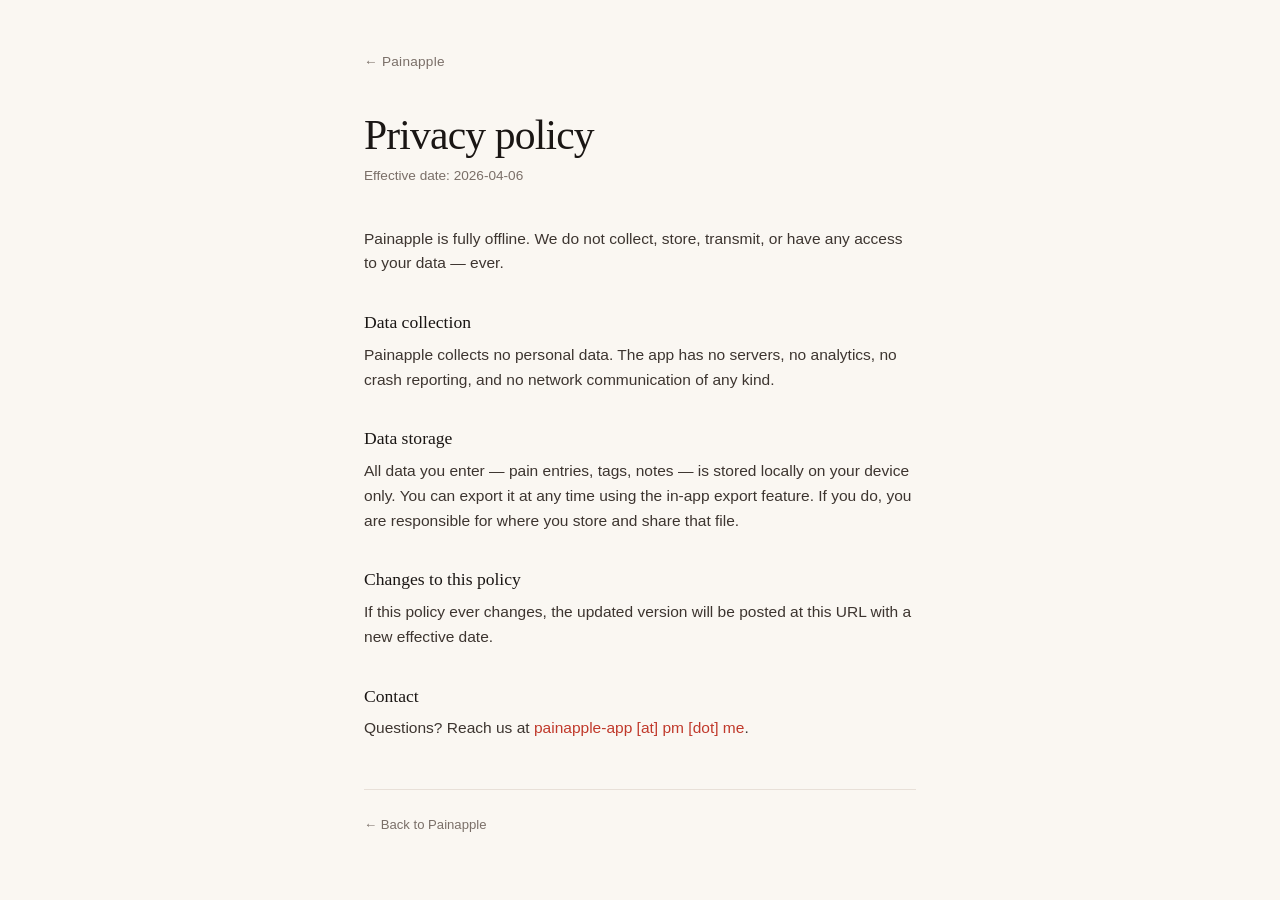
<file: privacy/index.html>
<!DOCTYPE html>
<html lang="en">
<head>
  <meta charset="UTF-8">
  <meta name="viewport" content="width=device-width, initial-scale=1.0">
  <title>Privacy policy — Painapple</title>
  <link rel="stylesheet" href="../style.css">
</head>
<body>
<div class="prose">

  <a class="back" href="../">← Painapple</a>

  <h1>Privacy policy</h1>
  <p class="meta">Effective date: 2026-04-06</p>

  <p>Painapple is fully offline. We do not collect, store, transmit, or have any access to your data — ever.</p>

  <h2>Data collection</h2>
  <p>Painapple collects no personal data. The app has no servers, no analytics, no crash reporting, and no network communication of any kind.</p>

  <h2>Data storage</h2>
  <p>All data you enter — pain entries, tags, notes — is stored locally on your device only. You can export it at any time using the in-app export feature. If you do, you are responsible for where you store and share that file.</p>

  <h2>Changes to this policy</h2>
  <p>If this policy ever changes, the updated version will be posted at this URL with a new effective date.</p>

  <h2>Contact</h2>
  <p>Questions? Reach us at <a href="#" id="contact-link">painapple-app [at] pm [dot] me</a>.</p>

  <footer>
    <a href="../">← Back to Painapple</a>
  </footer>

</div>

<script>
  document.getElementById('contact-link').addEventListener('click', function(e) {
    e.preventDefault();
    var u = 'painapple-app';
    var d = 'pm.me';
    window.location.href = 'mailto:' + u + '@' + d;
  });
</script>

</body>
</html>
</file>
<file: style.css>
*, *::before, *::after {
  box-sizing: border-box;
  margin: 0;
  padding: 0;
}

:root {
  --bg: #faf7f2;
  --text: #1a1614;
  --muted: #7a6f68;
  --accent: #c0392b;
  --accent-soft: #f5ede9;
  --border: #e8e0d8;

  --font-serif: ui-serif, Georgia, 'Times New Roman', serif;
  --font-sans: -apple-system, BlinkMacSystemFont, "Segoe UI", Roboto,
               Oxygen, Ubuntu, Cantarell, "Helvetica Neue", sans-serif;
}

html { font-size: 16px; }

body {
  background: var(--bg);
  color: var(--text);
  font-family: var(--font-sans);
  font-weight: 400;
  line-height: 1.6;
  min-height: 100vh;
}

a { color: var(--accent); text-decoration: none; }
a:hover { text-decoration: underline; }

/* --- Prose pages --- */

.prose {
  max-width: 600px;
  margin: 0 auto;
  padding: 3rem 1.5rem 4rem;
}

.prose .back {
  display: inline-block;
  font-size: 0.85rem;
  color: var(--muted);
  margin-bottom: 2.5rem;
  letter-spacing: 0.02em;
}

.prose .back:hover { color: var(--text); text-decoration: none; }

.prose h1 {
  font-family: var(--font-serif);
  font-weight: 300;
  font-size: clamp(1.8rem, 5vw, 2.6rem);
  letter-spacing: -0.02em;
  line-height: 1.1;
  margin-bottom: 0.4rem;
}

.prose .meta {
  font-size: 0.85rem;
  color: var(--muted);
  margin-bottom: 2.5rem;
}

.prose h2 {
  font-family: var(--font-serif);
  font-weight: 400;
  font-size: 1.1rem;
  margin-top: 2rem;
  margin-bottom: 0.4rem;
}

.prose p {
  color: #3d3530;
  font-size: 0.97rem;
  margin-bottom: 0.75rem;
}

.prose footer {
  margin-top: 3rem;
  padding-top: 1.5rem;
  border-top: 1px solid var(--border);
  font-size: 0.82rem;
  color: var(--muted);
}

.prose footer a { color: var(--muted); }
</file>
